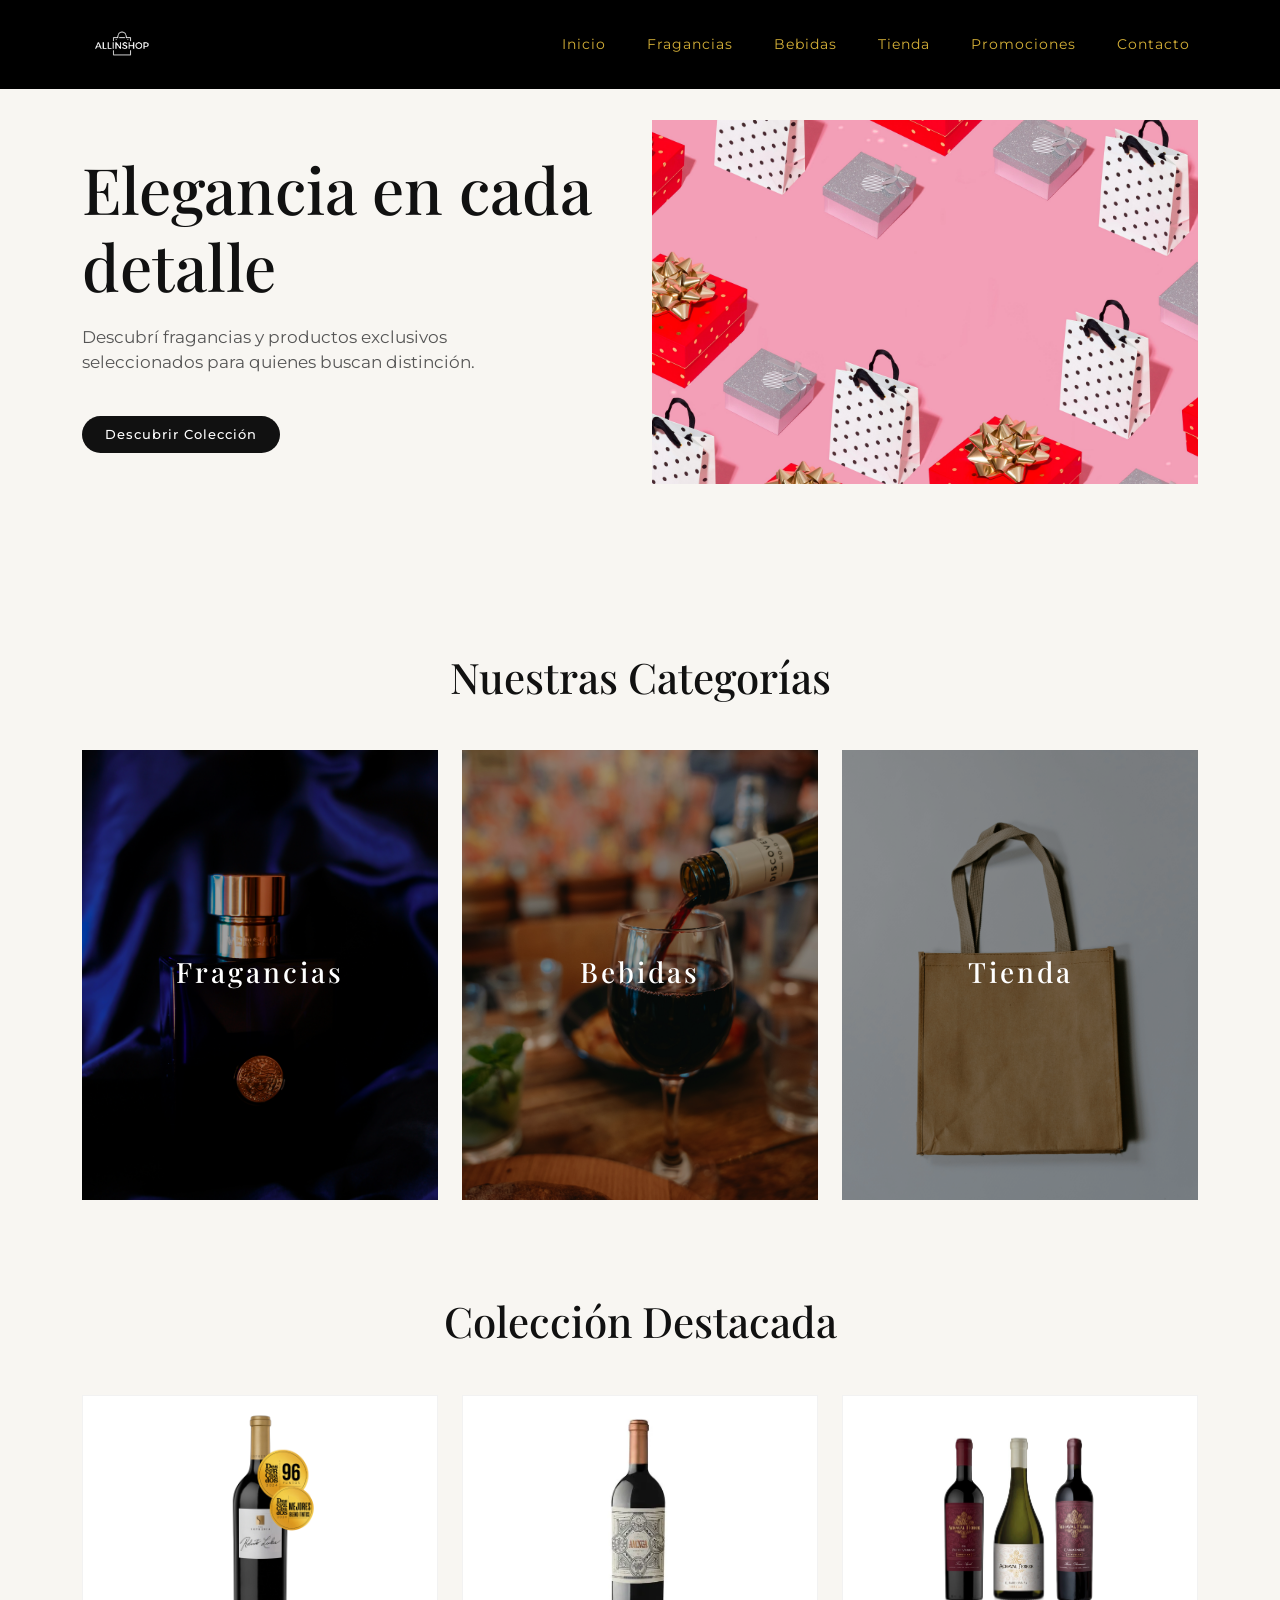
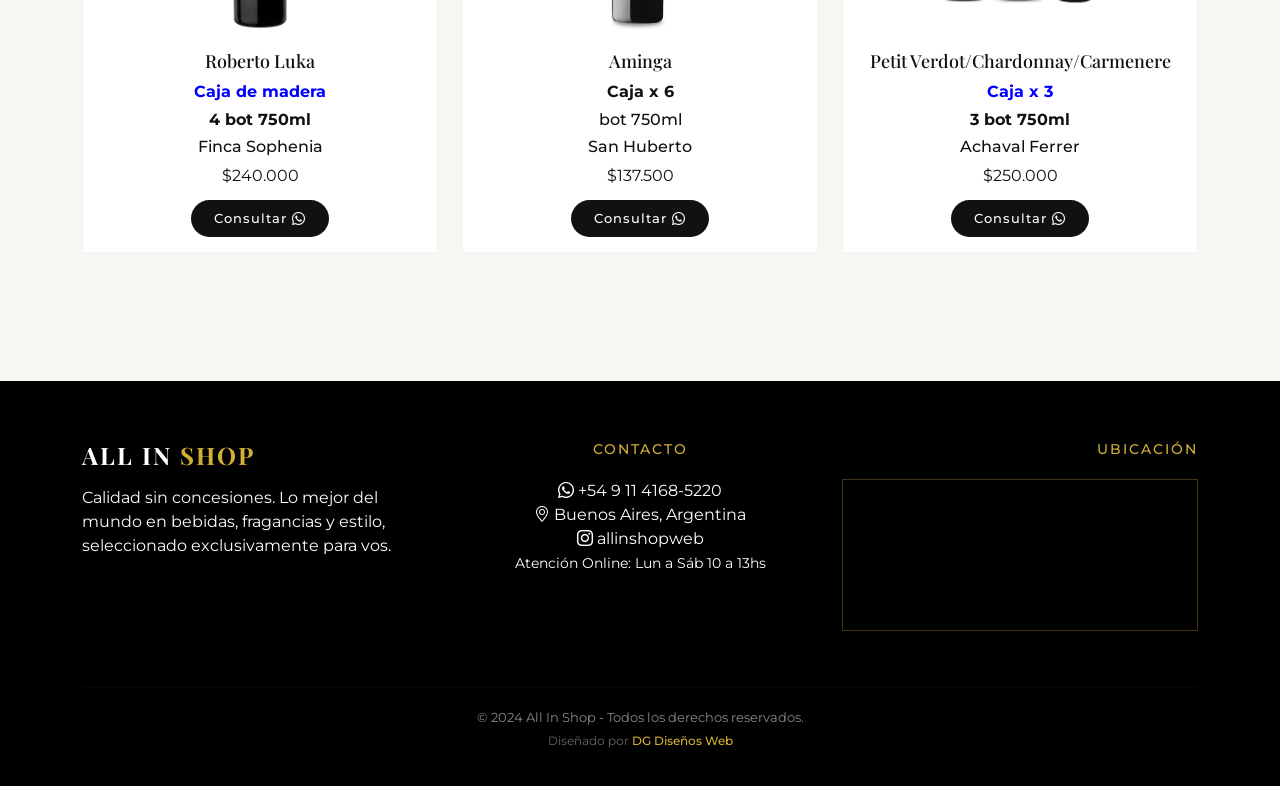
<file: index.html>
<!DOCTYPE html>
<html lang="es">
<head>
  <meta charset="UTF-8">
  <meta name="viewport" content="width=device-width, initial-scale=1.0">
  <title>All In Shop</title>

  <!-- Bootstrap -->
  <link href="https://cdn.jsdelivr.net/npm/bootstrap@5.3.2/dist/css/bootstrap.min.css" rel="stylesheet">
<link rel="stylesheet" href="https://cdn.jsdelivr.net/npm/bootstrap-icons@1.11.3/font/bootstrap-icons.min.css">
  <!-- Google Fonts -->
  <link href="https://fonts.googleapis.com/css2?family=Playfair+Display:wght@500;700&family=Montserrat:wght@300;400;500&display=swap" rel="stylesheet">
  <link rel="icon" type="image/png" href="./assets/img/ALLINSHOP.png">
  <link rel="apple-touch-icon" href="./assets/img/ALLINSHOP.png">

  <!-- Custom CSS -->
  <link rel="stylesheet" href="css/styles.css">
</head>


<body>

<!-- NAVBAR -->
<div id="navbar-container"></div>

<section class="hero ">
  <div class="container ">
    <div class="row align-items-center ">

      <!-- TEXTO -->
      <div class="col-lg-6 hero-text ">
        <h1>Elegancia en cada detalle</h1>
        <p>Descubrí fragancias y productos exclusivos seleccionados para quienes buscan distinción.</p>
        <a href="#categories" class="btn btn-gold mt-4">Descubrir Colección</a>
      </div>

      <!-- IMAGEN PRODUCTO -->
      <div class="col-md-6 text-center hero-image">
        <img src="./assets/img/banner.jpg" 
             alt="Perfume Premium" 
             class="img-fluid perfume-img">
      </div>

    </div>
  </div>
</section>

<section class="categories py-5" id="categories">
  <div class="container text-center">
    <h2 class="section-title mb-5">Nuestras Categorías</h2>

    <div class="row g-4">

        <div class="col-md-4">
            <div class="category-card">
                <a href="perfumes.html" class="category-link">
                    <img src="./assets/img/perfumes/fragancias.jpg" class="img-fluid" alt="Perfumes">
                    <div class="category-overlay">
                        <h3>Fragancias</h3>
                    </div>
                </a>
            </div>
        </div>
        
        <div class="col-md-4">
          <div class="category-card">
              <a href="./bebidas.html">
                  <img src="./assets/img/bebidas/bebidas.jpg" class="img-fluid" alt="Bebidas">
                  <div class="category-overlay">
                      <h3>Bebidas</h3>
                  </div>
              </a>
          </div>
        </div>

      <div class="col-md-4">
        <div class="category-card">
            <a href="./tienda.html">
                <img src="./assets/img/promos/tienda1.jpg" class="img-fluid" alt="Belleza">
                <div class="category-overlay">
                    <h3>Tienda</h3>
                </div>
            </a>  
        </div>
      </div>

    </div>
  </div>
</section>
 
<section class="featured py-5">
  <div class="container text-center">
    <h2 class="section-title mb-5">Colección Destacada</h2>

    <div class="row g-4">

      <div class="col-md-4">
        <div class="product-card">
          <img src="./assets/img/bebidas/robertolukacajamadera.png" class="img-fluid" alt="luka">
          <div class="product-info">
            <h4>Roberto Luka</h4>
            <h6 style="color: blue;"><b>Caja de madera</b></h6>
            <h6><b>4 bot 750ml</b></h6>
            <h6>Finca Sophenia</h6>
            <p class="price">$240.000</p>
            <button 
                class="btn btn-gold consultar-btn" 
                data-producto="Roberto Luka, caja de madera por 4 botellas de 750ml" 
                data-precio="$240.000">
                Consultar <i class="bi bi-whatsapp"></i>
            </button>
          </div>
        </div>
      </div>

      <div class="col-md-4">
        <div class="product-card">          
          <img src="./assets/img/bebidas/aminga.png" class="img-fluid" alt="aminga">
          <div class="product-info">
            <h4>Aminga</h4>
            <h6><b>Caja x 6</b></h6>
            <h6>bot 750ml</h6>
            <h6>San Huberto</h6>
            <p class="price">$137.500</p>
            <button 
                class="btn btn-gold consultar-btn" 
                data-producto="Aminga, caja por 6 botellas de 750ml" 
                data-precio="$137.500">
                Consultar <i class="bi bi-whatsapp"></i>
            </button>
          </div>
        </div>
      </div>

      <div class="col-md-4">
        <div class="product-card">
          <img src="./assets/img/bebidas/singular.png" class="img-fluid" alt="singular">
          <div class="product-info">
            <h4>Petit Verdot/Chardonnay/Carmenere</h4>
            <h6 style="color: blue;"><b>Caja x 3</b></h6>
            <h6><b>3 bot 750ml</b></h6>
            <h6>Achaval Ferrer</h6>
            <p class="price">$250.000</p>
            <button 
                class="btn btn-gold consultar-btn" 
                data-producto="Caja x 3 Petit Verdot/Chardonnay/Carmenere" 
                data-precio="$250.000">
                Consultar <i class="bi bi-whatsapp"></i>
            </button>
          </div>
        </div>
      </div>

       

    </div>
  </div>
</section>

  <div id="footer-container"></div>


  <!-- Bootstrap JS -->
  <script src="https://cdn.jsdelivr.net/npm/bootstrap@5.3.2/dist/js/bootstrap.bundle.min.js"></script>
  <script src="js/main.js"></script>
   <script src="./js/footer.js"></script>

</body>
</html>
</file>
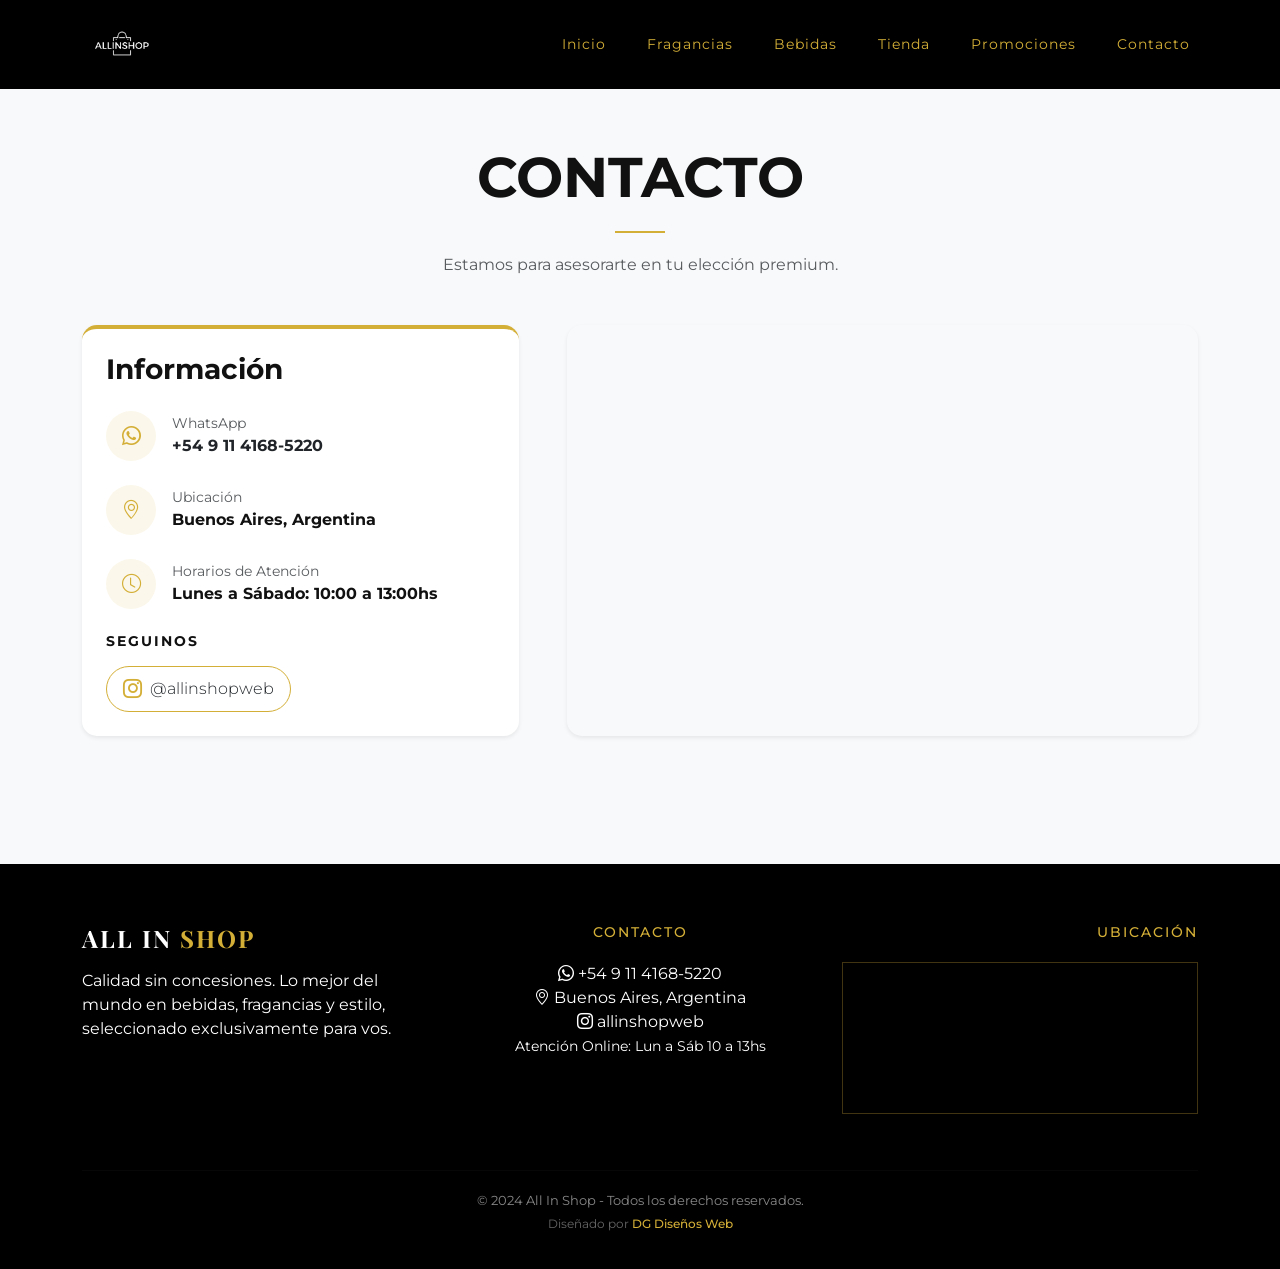
<file: contacto.html>
<!DOCTYPE html>
<html lang="es">
<head>
    <meta charset="UTF-8">
    <meta name="viewport" content="width=device-width, initial-scale=1.0">
    <title>Contacto | All In Shop</title>
    <link href="https://cdn.jsdelivr.net/npm/bootstrap@5.3.2/dist/css/bootstrap.min.css" rel="stylesheet">
    <link rel="stylesheet" href="https://cdn.jsdelivr.net/npm/bootstrap-icons@1.11.3/font/bootstrap-icons.min.css">
    <link href="https://fonts.googleapis.com/css2?family=Playfair+Display:wght@700&family=Montserrat:wght@300;400;600&display=swap" rel="stylesheet">
    <link rel="icon" type="image/png" href="./assets/img/ALLINSHOP.png">
    <link rel="apple-touch-icon" href="./assets/img/ALLINSHOP.png">

    <link rel="stylesheet" href="css/styles.css">
</head>

<style>
    .icon-box {
    width: 50px;
    height: 50px;
    background-color: rgba(212, 175, 55, 0.1);
    color: #d4af37;
    border-radius: 50%;
    display: flex;
    align-items: center;
    justify-content: center;
    font-size: 1.2rem;
}

.contact-info-card {
    border-top: 4px solid #d4af37; /* Detalle dorado arriba */
}

.social-links-contact i {
    transition: color 0.3s;
}

.social-links-contact i:hover {
    color: #d4af37;
}
.instagram-single {
    display: inline-flex;
    align-items: center;
    text-decoration: none;
    padding: 8px 16px;
    border: 1px solid #d4af37; /* Borde dorado */
    border-radius: 50px;
    transition: all 0.3s ease;
}

.instagram-single i {
    font-size: 1.2rem;
    color: #d4af37;
}

.instagram-single:hover {
    background-color: #d4af37;
}

.instagram-single:hover i, 
.instagram-single:hover span {
    color: white !important;
}
</style>


<body class="bg-light">

    <div id="navbar-container"></div>
    
    <section class="py-5 mt-5">
        <div class="container">
            <div class="text-center mb-5 pt-5">
                <h1 class="display-4 fw-bold">CONTACTO</h1>
                <div class="deco-line" style="width: 50px; height: 2px; background: #d4af37; margin: 20px auto;"></div>
                <p class="text-muted">Estamos para asesorarte en tu elección premium.</p>
            </div>

            <div class="row g-5">
                <div class="col-md-5">
                    <div class="contact-info-card p-4 shadow-sm bg-white h-100" style="border-radius: 15px;">
                        <h3 class="mb-4 fw-bold">Información</h3>
                        
                        <div class="d-flex align-items-center mb-4">
                            <div class="icon-box me-3"><i class="bi bi-whatsapp"></i></div>
                            <div>
                                <p class="mb-0 small text-muted">WhatsApp</p>
                                <a href="https://wa.me/5491141685220" class="text-dark fw-bold text-decoration-none">+54 9 11 4168-5220</a>
                            </div>
                        </div>

                        <div class="d-flex align-items-center mb-4">
                            <div class="icon-box me-3"><i class="bi bi-geo-alt"></i></div>
                            <div>
                                <p class="mb-0 small text-muted">Ubicación</p>
                                <p class="mb-0 fw-bold">Buenos Aires, Argentina</p>
                            </div>
                        </div>

                        <div class="d-flex align-items-center mb-4">
                            <div class="icon-box me-3"><i class="bi bi-clock"></i></div>
                            <div>
                                <p class="mb-0 small text-muted">Horarios de Atención</p>
                                <p class="mb-0 fw-bold">Lunes a Sábado: 10:00 a 13:00hs</p>
                            </div>
                        </div>

                         <div class="mt-4">
                            <h5 class="fw-bold mb-3 text-uppercase small" style="letter-spacing: 2px;">Seguinos</h5>
                            <div class="social-links-contact">
                                <a href="https://www.instagram.com/allinshopweb/" target="_blank" class="instagram-single">
                                    <i class="bi bi-instagram"></i>
                                    <span class="ms-2 fw-light text-dark">@allinshopweb</span> </a>
                            </div>
                        </div>
                    </div>
                </div>

                <div class="col-md-7">
                    <div class="map-wrapper shadow-sm" style="border-radius: 15px; overflow: hidden; height: 100%; min-height: 400px;">
                        <iframe 
                            src="https://www.google.com/maps/embed?pb=!1m18!1m12!1m3!1d105121.06013317071!2d-58.520442!3d-34.578082!2m3!1f0!2f0!3f0!3m2!1i1024!2i768!4f13.1!3m3!1m2!1s0x95bcb59c771eb933%3A0x6b31480c5d10a5!2sBuenos%20Aires%2C%20Argentina!5e0!3m2!1ses!2sar!4v1700000000000!5m2!1ses!2sar" 
                            width="100%" height="100%" style="border:0;" allowfullscreen="" loading="lazy">
                        </iframe>
                    </div>
                </div>
            </div>
        </div>
    </section>

    <div id="footer-container"></div>

    <script src="https://cdn.jsdelivr.net/npm/bootstrap@5.3.2/dist/js/bootstrap.bundle.min.js"></script>
    <script src="js/main.js"></script>
    <script src="js/footer.js"></script>
</body>
</html>
</file>
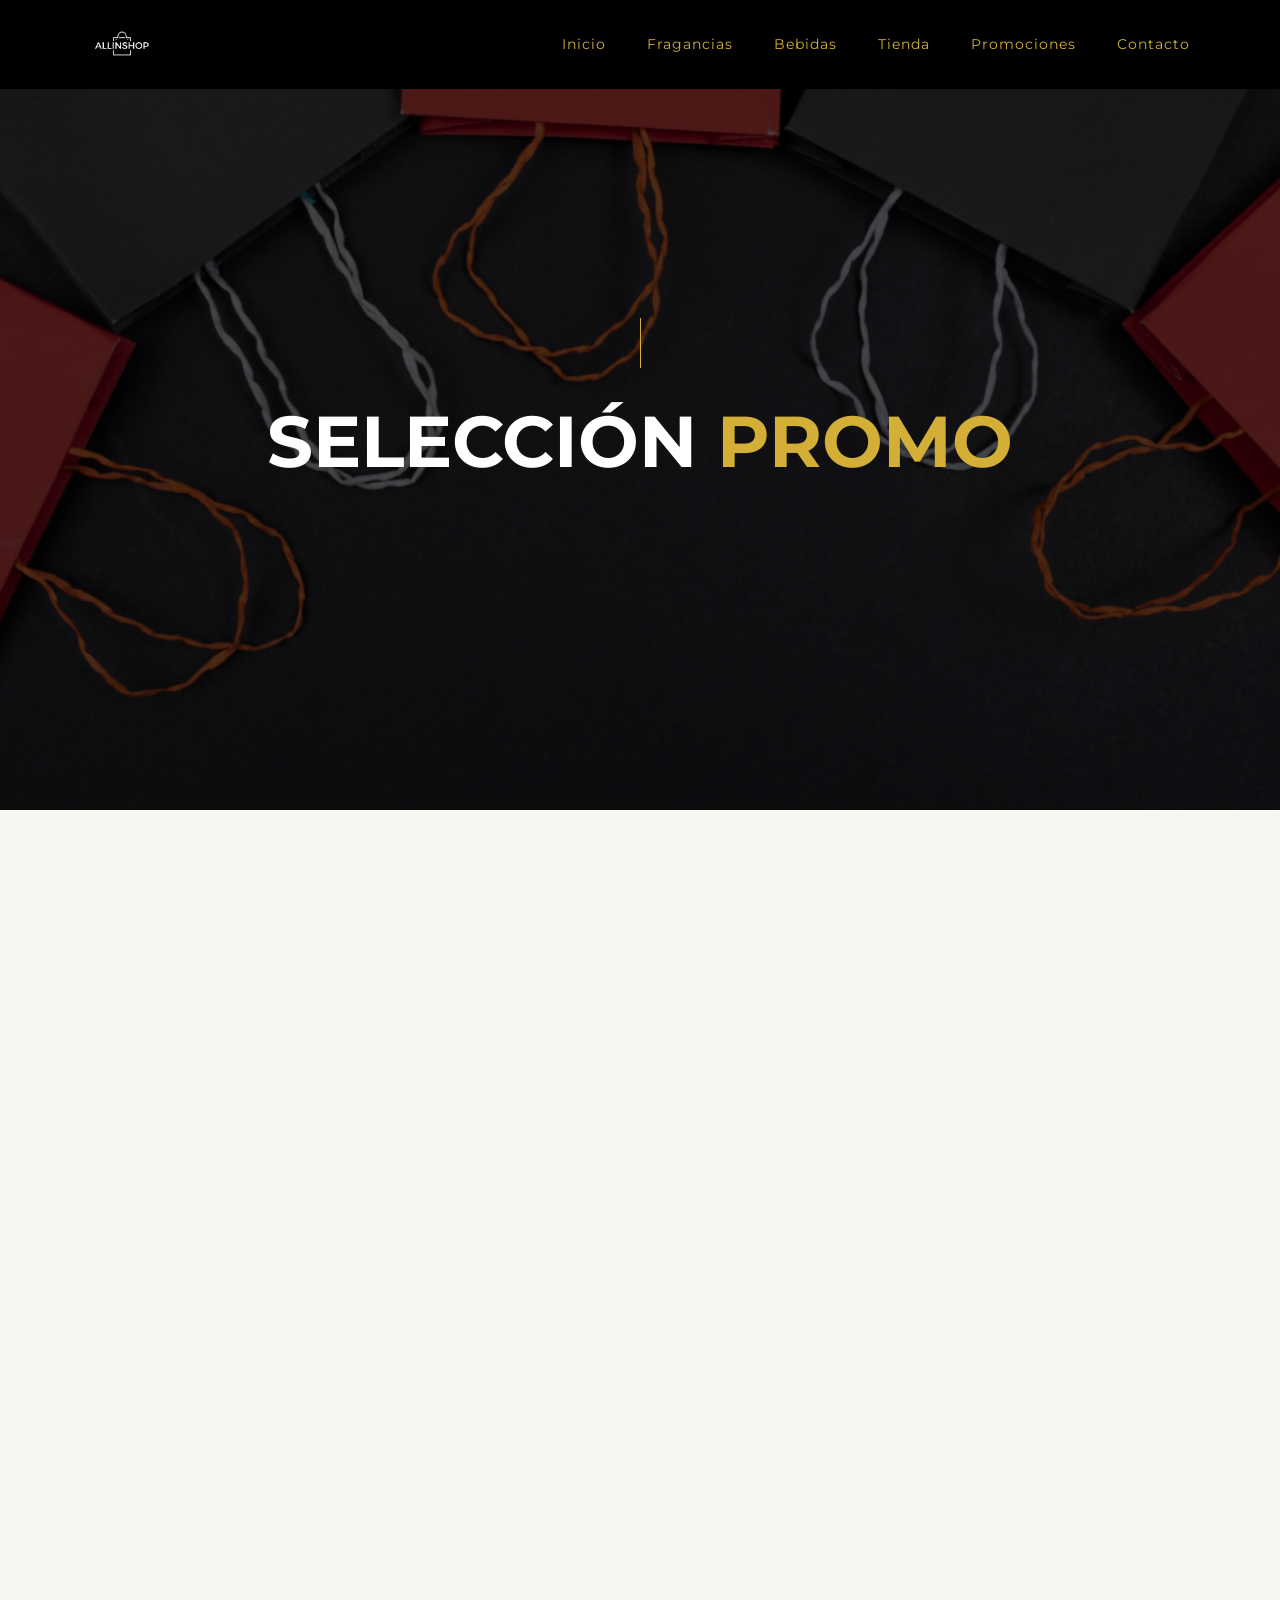
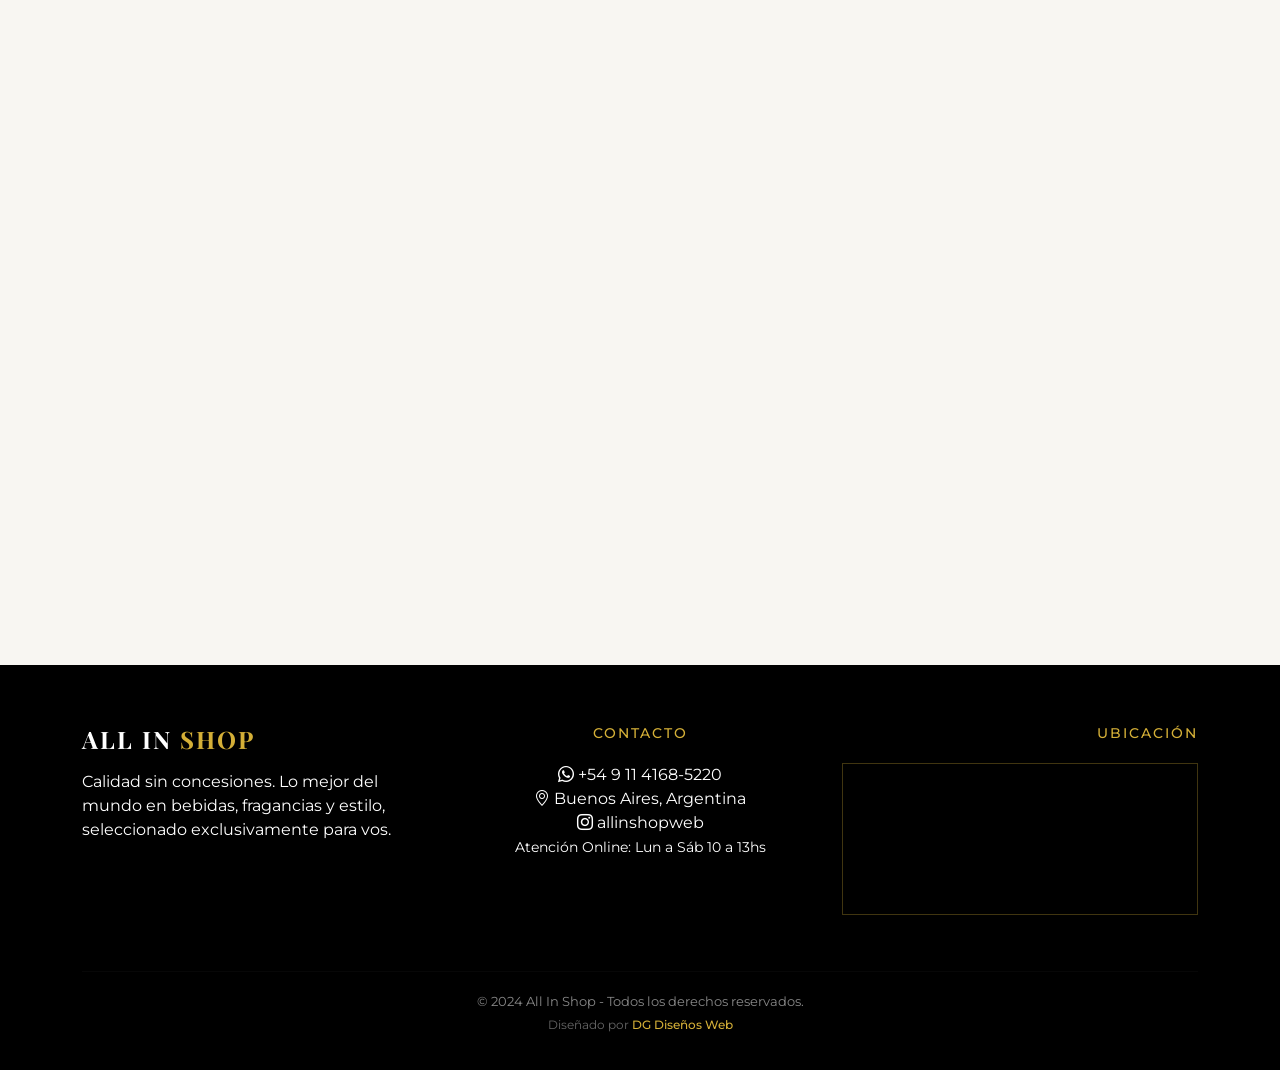
<file: promociones.html>
<!DOCTYPE html>
<html lang="es">
<head>
    <meta charset="UTF-8">
    <meta name="viewport" content="width=device-width, initial-scale=1.0">
    <title>Promociones Exclusivas | All In Shop</title>

    <link href="https://cdn.jsdelivr.net/npm/bootstrap@5.3.2/dist/css/bootstrap.min.css" rel="stylesheet">
    <link rel="stylesheet" href="https://cdn.jsdelivr.net/npm/bootstrap-icons@1.11.3/font/bootstrap-icons.min.css">
    
    <link href="https://unpkg.com/aos@2.3.1/dist/aos.css" rel="stylesheet">

    <link href="https://fonts.googleapis.com/css2?family=Playfair+Display:wght@700&family=Montserrat:wght@300;400;600&display=swap" rel="stylesheet">
      <link rel="icon" type="image/png" href="./assets/img/ALLINSHOP.png">
  <link rel="apple-touch-icon" href="./assets/img/ALLINSHOP.png">

    <link rel="stylesheet" href="css/styles.css">

    <style>
        /* Estilos de Impacto para Promociones */
        .promo-hero {
            background: linear-gradient(rgba(0,0,0,0.7), rgba(0,0,0,0.7)), 
                        url('./assets/img/promos.jpg');
            background-size: cover;
            background-position: center;
            height: 90vh;
            display: flex;
            align-items: center;
            justify-content: center;
            color: white;
            text-align: center;
        }

        .promo-hero h1 span { color: #d4af37; }

        .promo-card {
            background: white;
            border-radius: 0px; /* Estilo editorial, puntas rectas */
            overflow: hidden;
            border: none;
            margin-bottom: 80px;
        }

        .promo-img-wrapper {
            height: 500px;
            overflow: hidden;
            position: relative;
        }

        .promo-img-wrapper img {
            width: 100%;
            height: 100%;
            object-fit: cover;
            transition: transform 1.5s ease;
        }

        .promo-card:hover .promo-img-wrapper img {
            transform: scale(1.05);
        }

        .promo-content {
            padding: 60px;
        }

        .promo-badge {
            color: #d4af37;
            font-weight: 600;
            letter-spacing: 4px;
            text-transform: uppercase;
            font-size: 0.8rem;
            display: block;
            margin-bottom: 20px;
        }

        .promo-title {
            font-family: 'Playfair Display', serif;
            font-size: 2.8rem;
            margin-bottom: 20px;
            line-height: 1.1;
        }

        .promo-price {
            font-family: 'Montserrat', sans-serif;
            font-size: 1.5rem;
            font-weight: 300;
            color: #888;
            margin-bottom: 30px;
        }

        .promo-price b { color: #000; font-weight: 600; }

        .btn-black {
            background: #000;
            color: #fff;
            border: none;
            padding: 15px 40px;
            text-transform: uppercase;
            letter-spacing: 2px;
            font-size: 0.8rem;
            transition: 0.4s;
        }

        .btn-black:hover {
            background: #d4af37;
            color: #000;
        }

        /* Línea decorativa vertical */
        .deco-line {
            width: 1px;
            height: 50px;
            background: #d4af37;
            margin: 0 auto 30px;
        }
    </style>
</head>
<body>

  <!-- NAVBAR -->
  <div id="navbar-container"></div>

    <section class="promo-hero">
        <div data-aos="fade-up">
            <div class="deco-line"></div>
            <h1 class="display-2 fw-bold">SELECCIÓN <span>PROMO</span></h1>
<!--             <p class="lead">Piezas únicas. Precios por tiempo limitado.</p>
 -->        </div>
    </section>

    
    <section class="py-5 mt-5">
        <div class="container">
            
            <div class="promo-card row g-0 shadow-sm" data-aos="fade-up">
                <div class="col-md-7 promo-img-wrapper">
                    <img src="./assets/img/perfumes/Perfume-Lattafa-Khamrah.png" alt="Khamrah">
                </div>
                <div class="col-md-5 d-flex align-items-center">
                    <div class="promo-content">
                        <span class="promo-badge">Lattafa Khamrah </span>
                        <h2 class="promo-title">EDP 100 ml</h2>
                        <p class="text-muted mb-4" style="text-align: justify;">Descubre la esencia cautivadora del Perfume Árabe Lattafa Khamrah, un unisex que invita a quienes lo usan a sumergirse en una experiencia sensorial única. Con una composición dulce, presenta notas de habatoka, vainilla, canela y ámbar que se entrelazan en un aroma envolvente y sofisticado. 
                        </p>
                        <p class="promo-price"> <b>$ 60.000</b></p>
                        <button class="btn btn-black whatsapp-btn" data-nombre="Lattafa Khamrah EDP 100 ml de $ 52.500">Consultar <i class="bi bi-whatsapp"></i></button>
                    </div>
                </div>
            </div>

            <div class="promo-card row g-0 shadow-sm flex-md-row-reverse" data-aos="fade-up">
                <div class="col-md-5 promo-img-wrapper">
                    <img src="./assets/img/perfumes/salvoelixir.webp" alt="Perfumes">
                </div>
                
                <div class="col-md-7 d-flex align-items-center">
                    <div class="promo-content"> 
                        <span class="promo-badge">Maison Alhambra </span>
                        <h2 class="promo-title">Salvo Elixir 60 ml</h2>
                        <p class="text-muted mb-4" style="text-align: justify;">Es una fragancia intensa, especiada y adictiva, pensada para quienes buscan una alternativa vibrante y accesible a perfumes de alta gama. Su carácter oriental fougère combina notas picantes y dulces con un fondo amaderado profundo, logrando un aroma viril, moderno y sofisticado. Una opción ideal para los que desean presencia, carácter y gran rendimiento en su día a día. 
                        </p>
                        <p class="promo-price"><b>$ 49.500</b></p>
                        <button class="btn btn-black whatsapp-btn" data-nombre="Lattafa Yara EDP 100 ml de $ 65.500">Consultar <i class="bi bi-whatsapp"></i></button>
                    </div>
                </div>
            </div>
        </div>
    </section>

    <div id="footer-container"></div>

    <script src="https://cdn.jsdelivr.net/npm/bootstrap@5.3.2/dist/js/bootstrap.bundle.min.js"></script>
    <script src="https://unpkg.com/aos@2.3.1/dist/aos.js"></script>
    <script src="js/footer.js"></script>
    <script src="js/main.js"></script>
    <script>
        AOS.init({ duration: 1200 });

        // WhatsApp para promos manuales
        const numeroWhatsApp = "5491141685220";
        document.addEventListener("click", function(e) {
            if (e.target.classList.contains("whatsapp-btn")) {
                const nombre = e.target.dataset.nombre;
                const mensaje = `Hola Diego! Me interesa la promo de la web: ${nombre}.`;
                window.open(`https://wa.me/${numeroWhatsApp}?text=${encodeURIComponent(mensaje)}`, "_blank");
            }
        });
    </script>
</body>
</html>
</file>
<file: css/styles.css>
/* ===== GLOBAL ===== */

body {
    background-color: #f8f6f2;
    color: #111;
    font-family: 'Montserrat', sans-serif;
}

/* ===== NAVBAR ===== */

.custom-navbar {
/*     background-color: #ffffff !important;
 */ 
    background-color: #000000; 
    color: #ffffff;   
    padding: 20px 0;
    border-bottom: 1px solid rgba(0,0,0,0.05);
}

.logo-main {
    font-family: 'Playfair Display', serif;
    font-size: 32px;
    letter-spacing: 6px;
    color: #111;
}
.logo-sub {
    font-size: 11px;
    letter-spacing: 6px;
    color: #777;
}

.nav-link {
    color: #d4af37; /* Dorado */
    margin-left: 25px;
    font-size: 14px;
    letter-spacing: 1px;
    transition: 0.3s ease;
}

.nav-link:hover {
    color: #bfa15a !important;
}

 
/* ===== HERO BOUTIQUE PRODUCTO ===== */

.hero {
    padding: 120px 0; /* Ajusta este valor según necesites */
    min-height: auto; /* Evita que obligue a ocupar toda la pantalla si hay poco contenido */
    display: flex;
    align-items: center;
}

/* Corrección específica para tablets y móviles */
@media (max-width: 991px) {
    .hero {
        padding: 120px 0; /* Reduce el espacio arriba y abajo en iPad/Móvil */
    }
    
    .hero-text {
        text-align: center; /* Opcional: centra el texto si se ve mejor */
        margin-bottom: 30px;
    }
}

.hero-text h1 {
    font-family: 'Playfair Display', serif;
    font-size: 64px;
    font-weight: 500;
    line-height: 1.2;
    margin-bottom: 20px;
}

.hero-text p {
    font-size: 17px;
    color: #555;
    max-width: 450px;
}

.perfume-img {
    max-height: 600px;
    transition: transform 0.6s ease;
}

.perfume-img:hover {
    transform: scale(1.05);
}
/* ===== BUTTON ===== */

.btn-gold {
    background-color: #111;
    color: #fff;
    border-radius: 40px;
    padding: 8px 22px;
    font-size: 13px;
    font-weight: 500;
    letter-spacing: 1px;
    transition: all 0.3s ease;
}

.btn-gold:hover {
    background-color: #bfa15a;
    color: #fff;
    transform: translateY(-3px);
}

/* ===== SECTION TITLE ===== */

.section-title {
    font-family: 'Playfair Display', serif;
    font-size: 42px;
    font-weight: 500;
}

/* ===== CATEGORIES ===== */

.category-card {
    position: relative;
    overflow: hidden;
    cursor: pointer;
}

.category-card img {
    width: 100%;
    height: 450px;
    object-fit: cover;
    transition: transform 0.6s ease;
}

.category-card:hover img {
    transform: scale(1.08);
}

.category-overlay {
    position: absolute;
    inset: 0;
    background: rgba(0,0,0,0.35);
    display: flex;
    align-items: center;
    justify-content: center;
}

.category-overlay h3 {
    color: #fff;
    font-family: 'Playfair Display', serif;
    font-size: 28px;
    letter-spacing: 3px;
}

/* ===== PRODUCT CARDS ===== */

.product-card {
    background: #fff;
    padding: 15px;
    transition: all 0.4s ease;
    border: 1px solid rgba(0,0,0,0.05);
}

.product-card img {
    height: 220px;
    object-fit: cover;
    transition: transform 0.5s ease;
}

.product-card:hover img {
    transform: scale(1.05);
}

.product-info {
    margin-top: 20px;
}

.product-info h4 {
    font-family: 'Playfair Display', serif;
    font-size: 18px;
    font-weight: 500;
    margin-bottom: 10px;
}

.price {
    font-size: 16px;
    margin-bottom: 12px;
}
/* HERO PAGINA INTERNA */

.page-hero {
    height: 40vh;
    background-color: #f8f6f2;
    padding-top: 120px;
}

.page-hero h1 {
    font-family: 'Playfair Display', serif;
    font-size: 48px;
}

.page-hero p {
    color: #666;
}

/* ===== FILTROS BEBIDAS ===== */

.filtros-wrapper {
  display: flex;
  justify-content: center;
}

.filtros {
  display: flex;
  gap: 15px;
  background: #f8f8f8;
  padding: 10px 20px;
  border-radius: 50px;
  box-shadow: 0 4px 15px rgba(0,0,0,0.05);
}

.filtro-btn {
  border: none;
  background: transparent;
  padding: 8px 18px;
  border-radius: 30px;
  font-family: 'Montserrat', sans-serif;
  font-weight: 500;
  color: #444;
  transition: all 0.3s ease;
  cursor: pointer;
}

.filtro-btn:hover {
  background-color: #d4af37;
  color: white;
}

.filtro-btn.active {
  background-color: #000;
  color: white;
}

.sin-stock {
  color: #c0392b;
  font-weight: 600;
  margin-bottom: 8px;
}

/* footer */
/* FOOTER STYLES */
.main-footer {
    background-color: #000000; 
    color: #ffffff;
    padding: 60px 0 20px;
    margin-top: 80px;
    font-family: 'Montserrat', sans-serif;
}

.footer-logo {
    font-family: 'Playfair Display', serif;
    font-weight: 700;
    letter-spacing: 2px;
}

.footer-logo span {
    color: #d4af37; /* Dorado */
}

.main-footer h5 {
    color: #d4af37;
    text-transform: uppercase;
    font-size: 0.9rem;
    letter-spacing: 2px;
    margin-bottom: 20px;
}

.footer-link {
    color: #ffffff;
    text-decoration: none;
    transition: color 0.3s;
}

.footer-link:hover {
    color: #d4af37;
}

.footer-divider {
    border-top: 1px solid rgba(255, 255, 255, 0.1);
    margin: 40px 0 20px;
}

.copyright {
    font-size: 0.8rem;
    color: #888;
    margin-bottom: 5px;
}

.designer {
    font-size: 0.75rem;
    color: #666;
}

.designer a {
    color: #d4af37;
    text-decoration: none;
    font-weight: 500;
}

.designer a:hover {
    text-decoration: underline;
}
.map-container {
    overflow: hidden;
    border: 1px solid rgba(212, 175, 55, 0.3); /* Un borde dorado muy sutil */
    line-height: 0;
}

.map-container iframe {
    transition: filter 0.5s ease;
}

/* Cuando el usuario pasa el mouse, el mapa recupera color */
.map-container:hover iframe {
    filter: grayscale(0) invert(0) opacity(1) !important;
}

/* Esto fuerza al icono a ser blanco mediante un filtro */
.custom-navbar .navbar-toggler-icon {
    filter: invert(1) brightness(2);
}

/* cuadradito también blanco */
.custom-navbar .navbar-toggler {
    border-color: rgba(255, 255, 255, 0.8);
}

/* zoom bebidas */
.product-card img {
    cursor: zoom-in;
    transition: transform 0.3s ease;
}

.product-card img:hover {
    filter: brightness(0.9);
}

/* Ajuste para que el modal se vea bien */
#imageZoomModal .modal-content {
    background: none;
}
/* Botón circular con la lupa de menos */
.btn-zoom-out-custom {
    position: absolute;
    top: 10px;      /* Lo metemos un poco dentro de la imagen */
    right: 10px;
    background: rgba(0, 0, 0, 0.7); /* Fondo semi-transparente */
    color: #fff;
    border: 1px solid rgba(255, 255, 255, 0.5);
    border-radius: 50%;
    width: 45px;
    height: 45px;
    display: flex;
    align-items: center;
    justify-content: center;
    z-index: 1060;
    cursor: pointer;
    transition: all 0.3s ease;
    backdrop-filter: blur(4px); /* Efecto vidriado moderno */
}

.btn-zoom-out-custom i {
    font-size: 1.5rem; /* Tamaño del icono */
}

.btn-zoom-out-custom:hover {
    background: #000;
    transform: scale(1.1);
    color: #c19a5b; /* Cambia a dorado al pasar el mouse */
}

/* Efecto para que la imagen también cierre al hacerle clic directamente */
#modalZoomImage {
    cursor: zoom-out;
    max-height: 90vh;
    display: block;
    margin: auto;
}
</file>
